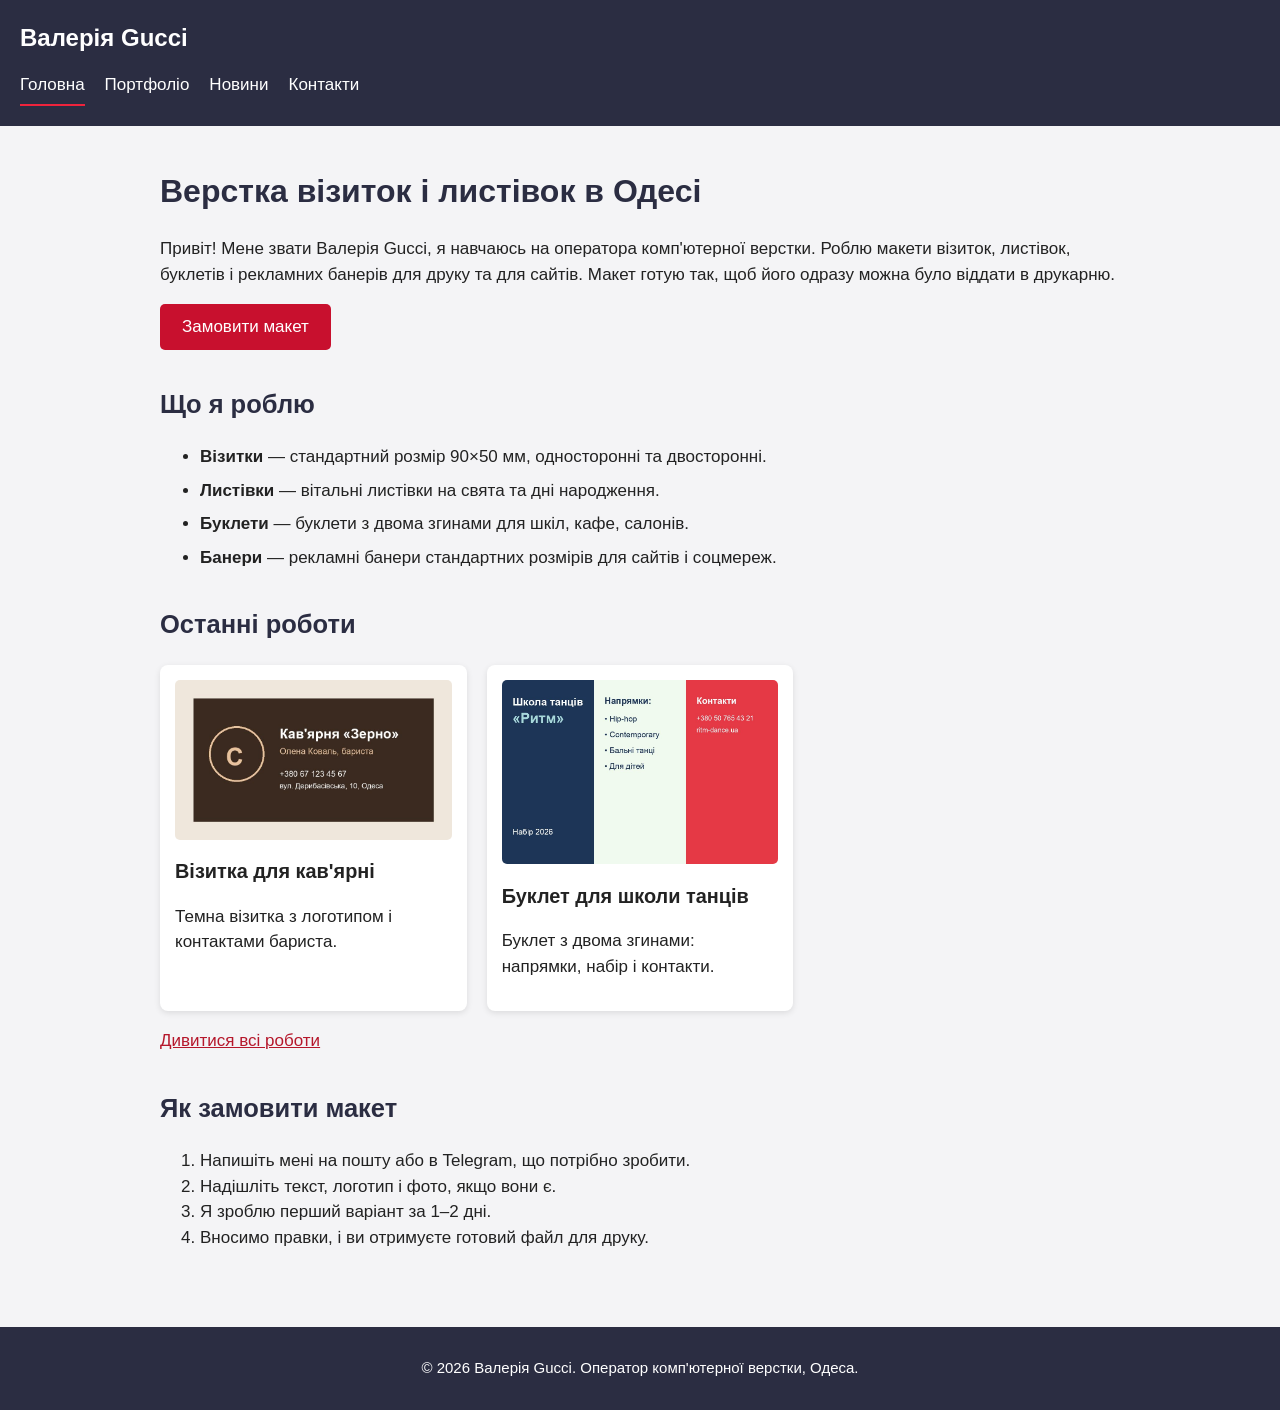
<file: index.html>
<!DOCTYPE html>
<html lang="uk">
<head>
  <meta charset="UTF-8">
  <meta name="viewport" content="width=device-width, initial-scale=1">
  <title>Верстка візиток і листівок в Одесі — Валерія Gucci</title>
  <meta name="description" content="Портфоліо оператора комп'ютерної верстки з Одеси: макети візиток, листівок, буклетів і рекламних банерів. Приклади робіт, ціни та контакти.">
  <link rel="canonical" href="https://leragucciswag2008.github.io/my-site/">
  <link rel="icon" href="favicon.png">
  <link rel="stylesheet" href="style.css">
  <meta property="og:title" content="Верстка візиток і листівок">
  <meta property="og:description" content="Портфоліо оператора комп'ютерної верстки: візитки, листівки, буклети, банери.">
  <meta property="og:image" content="https://leragucciswag2008.github.io/my-site/img/preview.jpg">
  <meta property="og:url" content="https://leragucciswag2008.github.io/my-site/">
  <meta property="og:type" content="website">
</head>
<body>
  <header>
    <a class="logo" href="index.html">Валерія Gucci</a>
    <nav>
      <ul>
        <li><a class="active" href="index.html">Головна</a></li>
        <li><a href="portfolio.html">Портфоліо</a></li>
        <li><a href="novyny.html">Новини</a></li>
        <li><a href="contacts.html">Контакти</a></li>
      </ul>
    </nav>
  </header>

  <main>
    <h1>Верстка візиток і листівок в Одесі</h1>
    <p>Привіт! Мене звати Валерія Gucci, я навчаюсь на оператора комп'ютерної верстки. Роблю макети візиток, листівок, буклетів і рекламних банерів для друку та для сайтів. Макет готую так, щоб його одразу можна було віддати в друкарню.</p>
    <p><a class="btn" href="contacts.html">Замовити макет</a></p>

    <h2>Що я роблю</h2>
    <ul class="services">
      <li><strong>Візитки</strong> — стандартний розмір 90×50 мм, односторонні та двосторонні.</li>
      <li><strong>Листівки</strong> — вітальні листівки на свята та дні народження.</li>
      <li><strong>Буклети</strong> — буклети з двома згинами для шкіл, кафе, салонів.</li>
      <li><strong>Банери</strong> — рекламні банери стандартних розмірів для сайтів і соцмереж.</li>
    </ul>

    <h2>Останні роботи</h2>
    <div class="cards">
      <div class="card">
        <img src="img/vizytka-kavyarnia.jpg" alt="Макет візитки для кав'ярні «Зерно»" width="900" height="520">
        <h3>Візитка для кав'ярні</h3>
        <p>Темна візитка з логотипом і контактами бариста.</p>
      </div>
      <div class="card">
        <img src="img/buklet-shkola-tantsiv.jpg" alt="Буклет школи танців «Ритм» з трьох частин" width="1050" height="700">
        <h3>Буклет для школи танців</h3>
        <p>Буклет з двома згинами: напрямки, набір і контакти.</p>
      </div>
    </div>
    <p><a href="portfolio.html">Дивитися всі роботи</a></p>

    <h2>Як замовити макет</h2>
    <ol>
      <li>Напишіть мені на пошту або в Telegram, що потрібно зробити.</li>
      <li>Надішліть текст, логотип і фото, якщо вони є.</li>
      <li>Я зроблю перший варіант за 1–2 дні.</li>
      <li>Вносимо правки, і ви отримуєте готовий файл для друку.</li>
    </ol>
  </main>

  <footer>
    <p>© 2026 Валерія Gucci. Оператор комп'ютерної верстки, Одеса.</p>
  </footer>
</body>
</html>
</file>
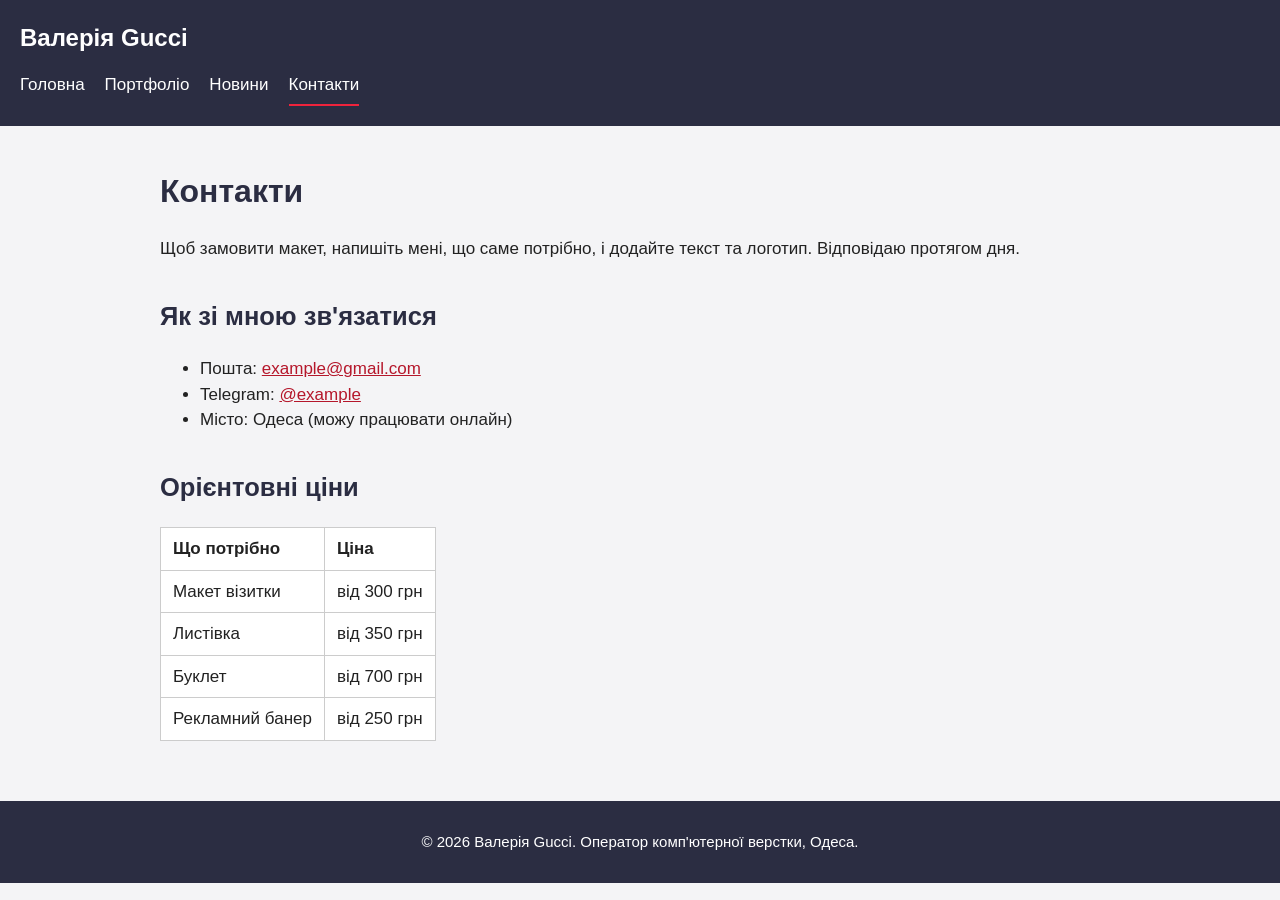
<file: contacts.html>
<!DOCTYPE html>
<html lang="uk">
<head>
  <meta charset="UTF-8">
  <meta name="viewport" content="width=device-width, initial-scale=1">
  <title>Контакти: замовити макет візитки чи банера</title>
  <meta name="description" content="Як замовити дизайн візитки, листівки або банера: пошта, Telegram і орієнтовні ціни. Відповідаю протягом дня, працюю з Одесою та онлайн.">
  <link rel="canonical" href="https://leragucciswag2008.github.io/my-site/contacts.html">
  <link rel="icon" href="favicon.png">
  <link rel="stylesheet" href="style.css">
  <meta property="og:title" content="Контакти: замовити макет візитки чи банера">
  <meta property="og:description" content="Пошта, Telegram і ціни на макети.">
  <meta property="og:image" content="https://leragucciswag2008.github.io/my-site/img/preview.jpg">
  <meta property="og:url" content="https://leragucciswag2008.github.io/my-site/contacts.html">
  <meta property="og:type" content="website">
</head>
<body>
  <header>
    <a class="logo" href="index.html">Валерія Gucci</a>
    <nav>
      <ul>
        <li><a href="index.html">Головна</a></li>
        <li><a href="portfolio.html">Портфоліо</a></li>
        <li><a href="novyny.html">Новини</a></li>
        <li><a class="active" href="contacts.html">Контакти</a></li>
      </ul>
    </nav>
  </header>

  <main>
    <h1>Контакти</h1>
    <p>Щоб замовити макет, напишіть мені, що саме потрібно, і додайте текст та логотип. Відповідаю протягом дня.</p>

    <h2>Як зі мною зв'язатися</h2>
    <ul>
      <li>Пошта: <a href="mailto:example@gmail.com">example@gmail.com</a></li>
      <li>Telegram: <a href="https://t.me/example">@example</a></li>
      <li>Місто: Одеса (можу працювати онлайн)</li>
    </ul>

    <h2>Орієнтовні ціни</h2>
    <table>
      <tr>
        <th>Що потрібно</th>
        <th>Ціна</th>
      </tr>
      <tr>
        <td>Макет візитки</td>
        <td>від 300 грн</td>
      </tr>
      <tr>
        <td>Листівка</td>
        <td>від 350 грн</td>
      </tr>
      <tr>
        <td>Буклет</td>
        <td>від 700 грн</td>
      </tr>
      <tr>
        <td>Рекламний банер</td>
        <td>від 250 грн</td>
      </tr>
    </table>
  </main>

  <footer>
    <p>© 2026 Валерія Gucci. Оператор комп'ютерної верстки, Одеса.</p>
  </footer>
</body>
</html>
</file>
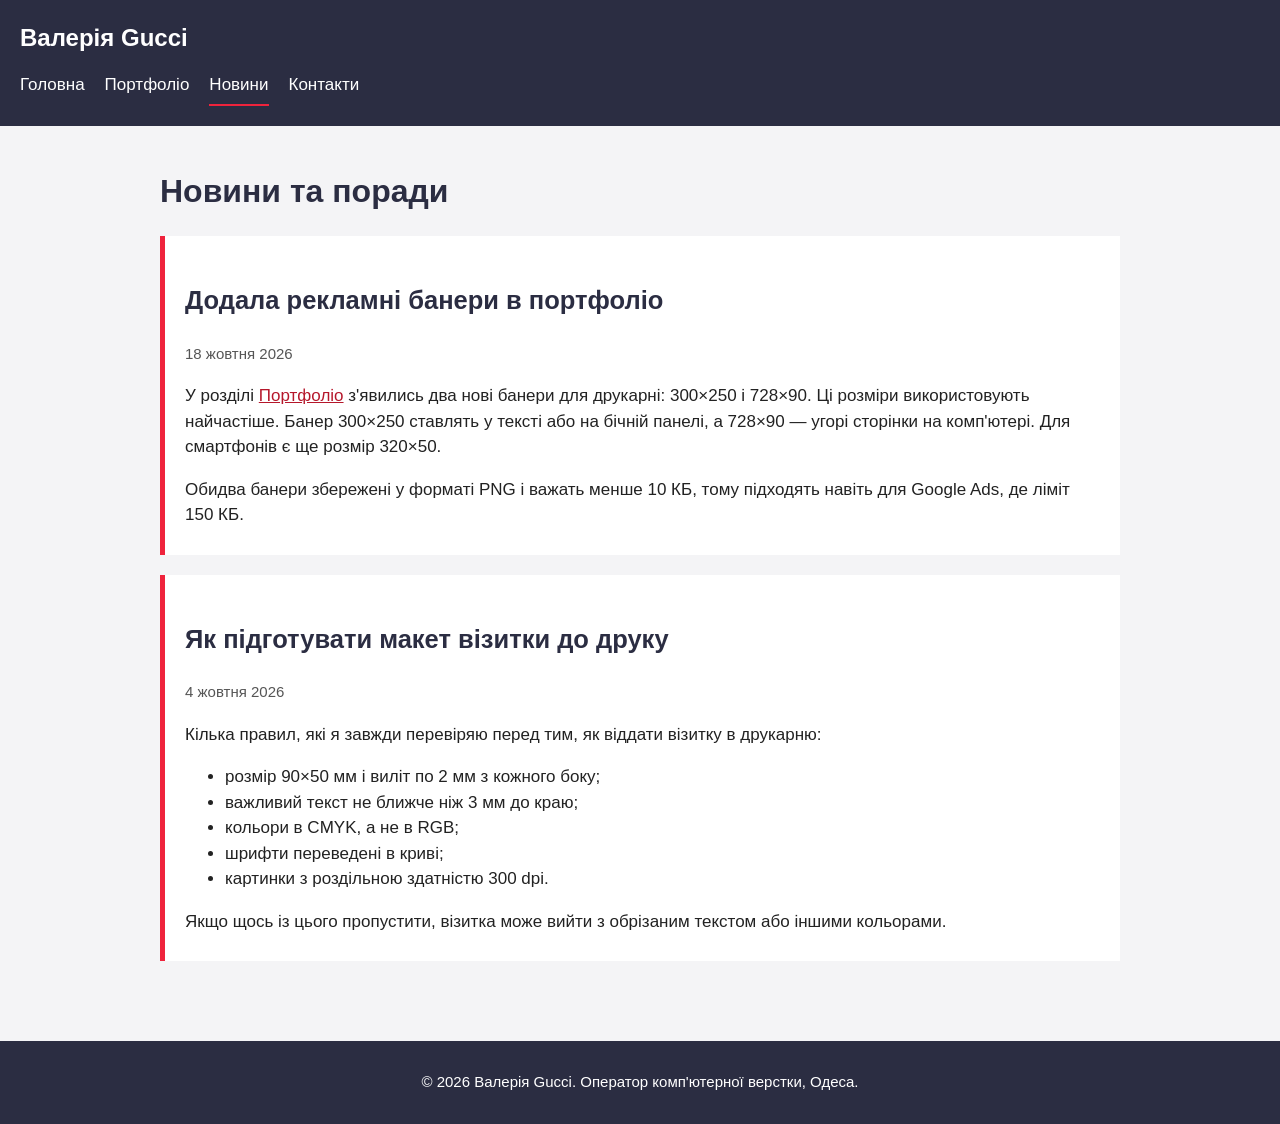
<file: novyny.html>
<!DOCTYPE html>
<html lang="uk">
<head>
  <meta charset="UTF-8">
  <meta name="viewport" content="width=device-width, initial-scale=1">
  <title>Новини та поради з верстки — Валерія Gucci</title>
  <meta name="description" content="Новини сайту та корисні поради: як підготувати макет візитки до друку, які розміри рекламних банерів найпопулярніші і що треба знати замовнику.">
  <link rel="canonical" href="https://leragucciswag2008.github.io/my-site/novyny.html">
  <link rel="icon" href="favicon.png">
  <link rel="stylesheet" href="style.css">
  <meta property="og:title" content="Новини та поради з верстки">
  <meta property="og:description" content="Як підготувати макет до друку і які бувають розміри банерів.">
  <meta property="og:image" content="https://leragucciswag2008.github.io/my-site/img/preview.jpg">
  <meta property="og:url" content="https://leragucciswag2008.github.io/my-site/novyny.html">
  <meta property="og:type" content="website">
</head>
<body>
  <header>
    <a class="logo" href="index.html">Валерія Gucci</a>
    <nav>
      <ul>
        <li><a href="index.html">Головна</a></li>
        <li><a href="portfolio.html">Портфоліо</a></li>
        <li><a class="active" href="novyny.html">Новини</a></li>
        <li><a href="contacts.html">Контакти</a></li>
      </ul>
    </nav>
  </header>

  <main>
    <h1>Новини та поради</h1>

    <article class="news-item">
      <h2>Додала рекламні банери в портфоліо</h2>
      <p><time datetime="2026-10-18">18 жовтня 2026</time></p>
      <p>У розділі <a href="portfolio.html">Портфоліо</a> з'явились два нові банери для друкарні: 300×250 і 728×90. Ці розміри використовують найчастіше. Банер 300×250 ставлять у тексті або на бічній панелі, а 728×90 — угорі сторінки на комп'ютері. Для смартфонів є ще розмір 320×50.</p>
      <p>Обидва банери збережені у форматі PNG і важать менше 10 КБ, тому підходять навіть для Google Ads, де ліміт 150 КБ.</p>
    </article>

    <article class="news-item">
      <h2>Як підготувати макет візитки до друку</h2>
      <p><time datetime="2026-10-04">4 жовтня 2026</time></p>
      <p>Кілька правил, які я завжди перевіряю перед тим, як віддати візитку в друкарню:</p>
      <ul>
        <li>розмір 90×50 мм і виліт по 2 мм з кожного боку;</li>
        <li>важливий текст не ближче ніж 3 мм до краю;</li>
        <li>кольори в CMYK, а не в RGB;</li>
        <li>шрифти переведені в криві;</li>
        <li>картинки з роздільною здатністю 300 dpi.</li>
      </ul>
      <p>Якщо щось із цього пропустити, візитка може вийти з обрізаним текстом або іншими кольорами.</p>
    </article>
  </main>

  <footer>
    <p>© 2026 Валерія Gucci. Оператор комп'ютерної верстки, Одеса.</p>
  </footer>
</body>
</html>
</file>
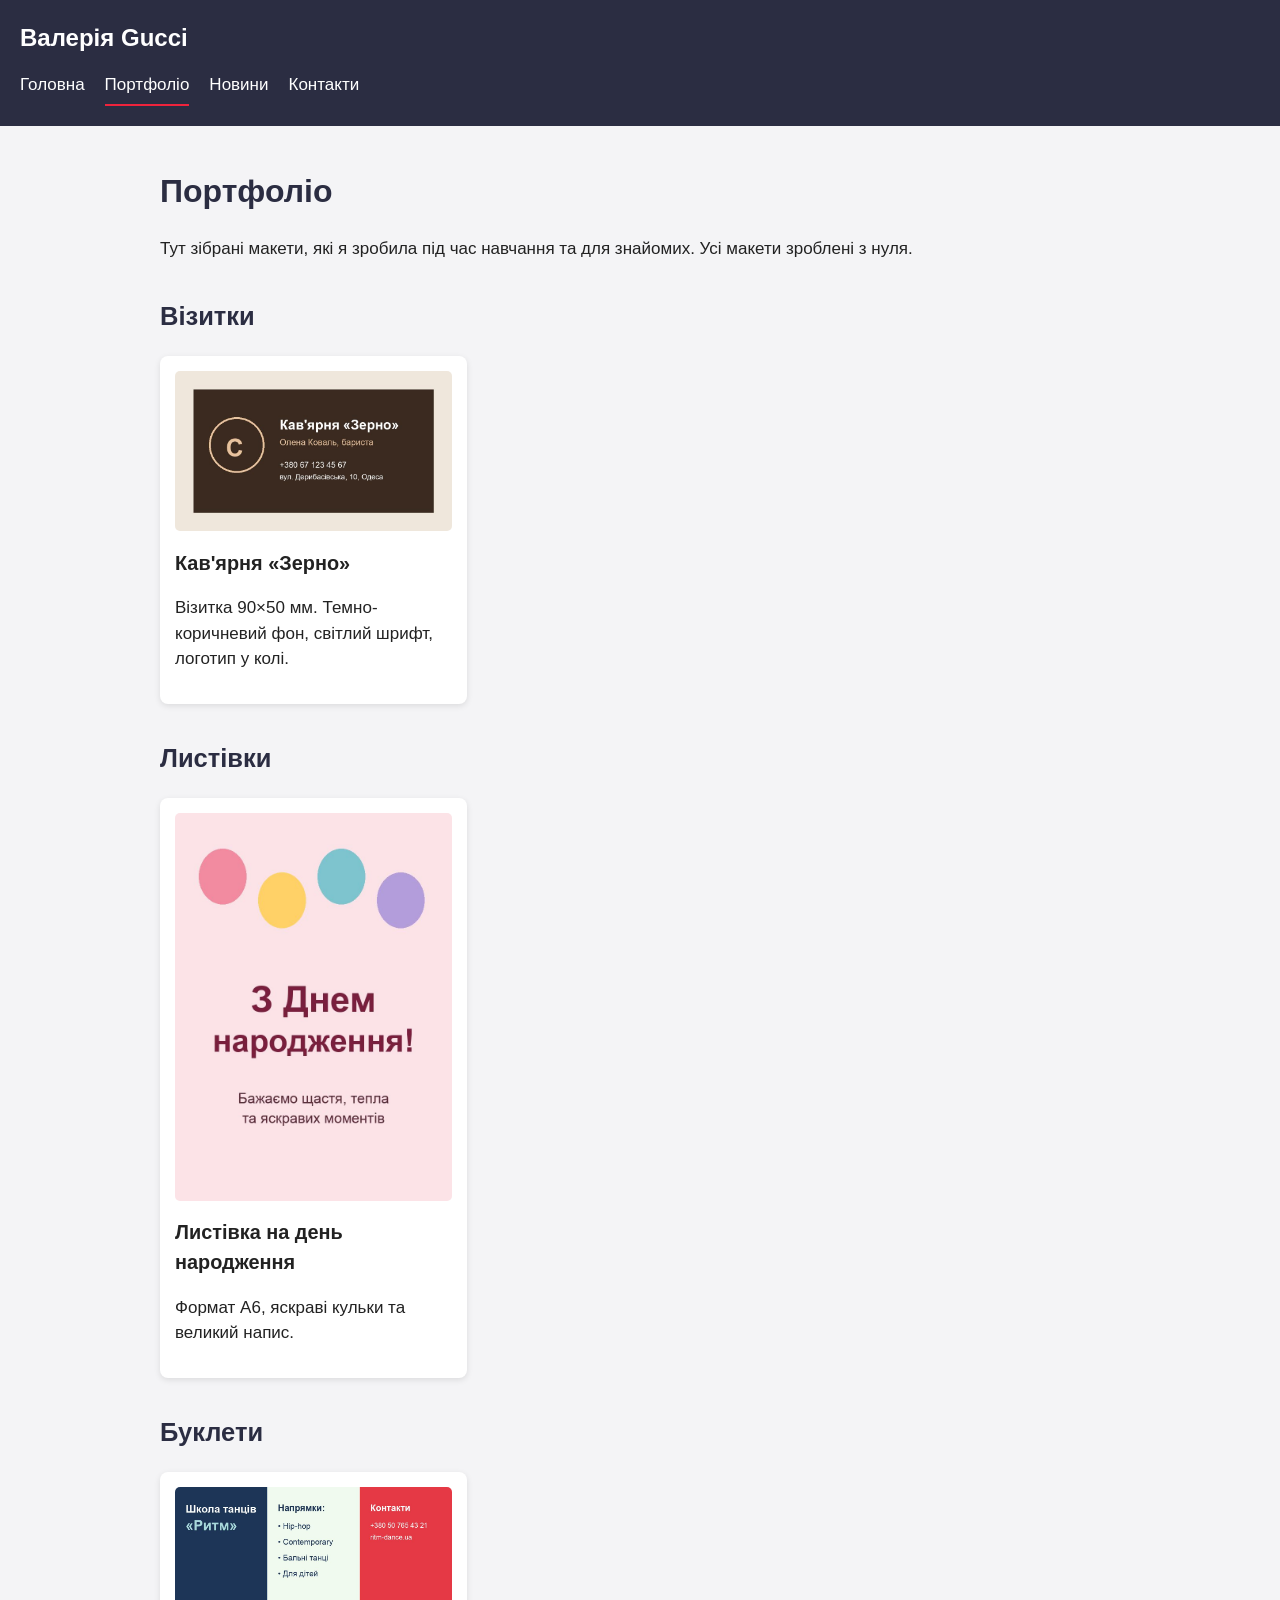
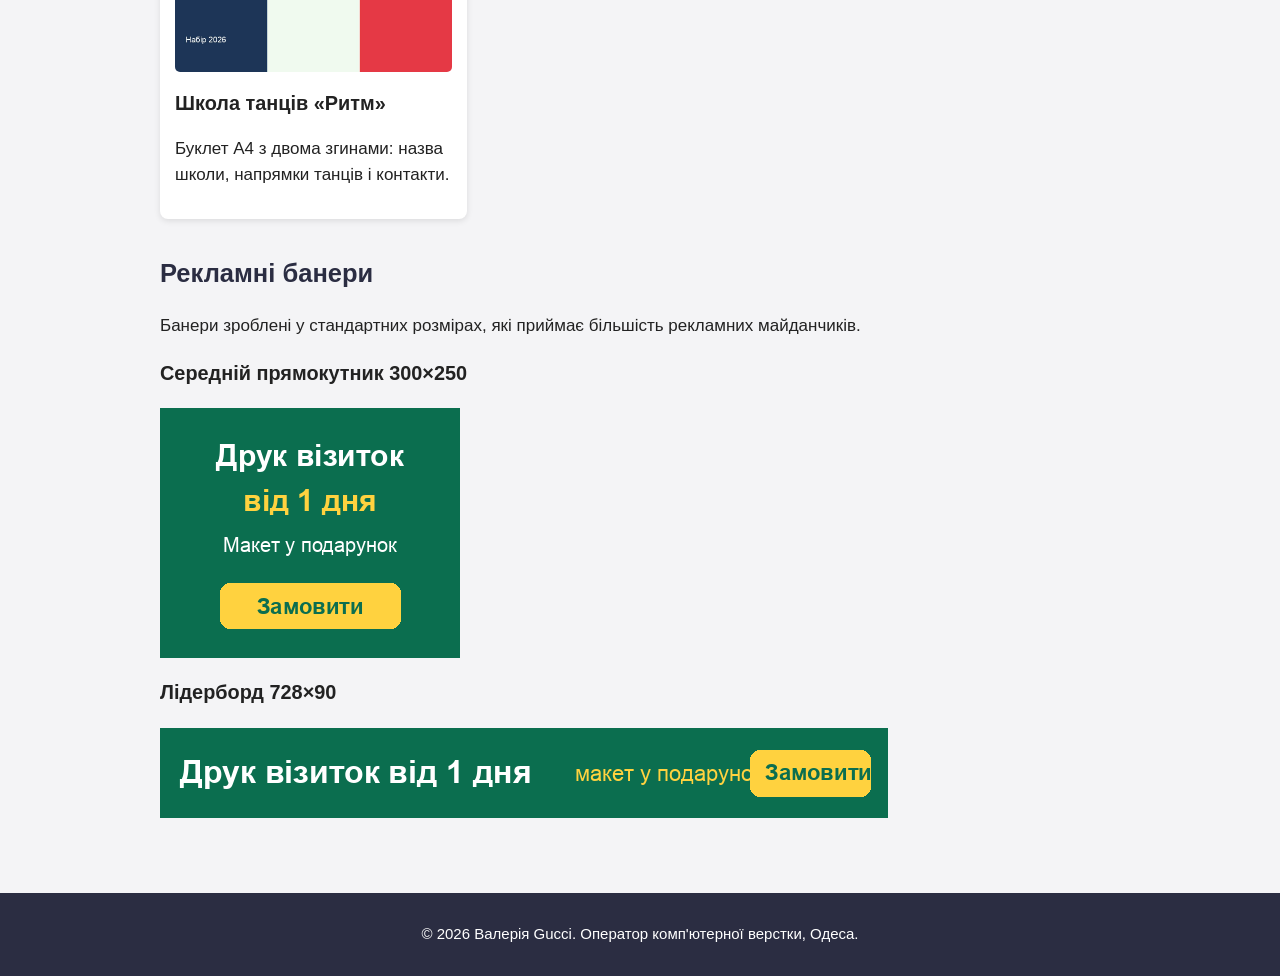
<file: portfolio.html>
<!DOCTYPE html>
<html lang="uk">
<head>
  <meta charset="UTF-8">
  <meta name="viewport" content="width=device-width, initial-scale=1">
  <title>Портфоліо: макети візиток, листівок і буклетів</title>
  <meta name="description" content="Приклади моїх робіт з комп'ютерної верстки: макет візитки для кав'ярні, листівка на день народження, буклет для школи танців і рекламні банери.">
  <link rel="canonical" href="https://leragucciswag2008.github.io/my-site/portfolio.html">
  <link rel="icon" href="favicon.png">
  <link rel="stylesheet" href="style.css">
  <meta property="og:title" content="Портфоліо: макети візиток, листівок і буклетів">
  <meta property="og:description" content="Приклади робіт оператора комп'ютерної верстки.">
  <meta property="og:image" content="https://leragucciswag2008.github.io/my-site/img/preview.jpg">
  <meta property="og:url" content="https://leragucciswag2008.github.io/my-site/portfolio.html">
  <meta property="og:type" content="website">
</head>
<body>
  <header>
    <a class="logo" href="index.html">Валерія Gucci</a>
    <nav>
      <ul>
        <li><a href="index.html">Головна</a></li>
        <li><a class="active" href="portfolio.html">Портфоліо</a></li>
        <li><a href="novyny.html">Новини</a></li>
        <li><a href="contacts.html">Контакти</a></li>
      </ul>
    </nav>
  </header>

  <main>
    <h1>Портфоліо</h1>
    <p>Тут зібрані макети, які я зробила під час навчання та для знайомих. Усі макети зроблені з нуля.</p>

    <h2>Візитки</h2>
    <div class="cards">
      <div class="card">
        <img src="img/vizytka-kavyarnia.jpg" alt="Макет візитки для кав'ярні «Зерно» в Одесі" width="900" height="520" loading="lazy">
        <h3>Кав'ярня «Зерно»</h3>
        <p>Візитка 90×50 мм. Темно-коричневий фон, світлий шрифт, логотип у колі.</p>
      </div>
    </div>

    <h2>Листівки</h2>
    <div class="cards">
      <div class="card">
        <img src="img/lystivka-den-narodzhennia.jpg" alt="Вітальна листівка «З Днем народження» з кольоровими кульками" width="700" height="980" loading="lazy">
        <h3>Листівка на день народження</h3>
        <p>Формат А6, яскраві кульки та великий напис.</p>
      </div>
    </div>

    <h2>Буклети</h2>
    <div class="cards">
      <div class="card">
        <img src="img/buklet-shkola-tantsiv.jpg" alt="Розворот буклета школи танців «Ритм»" width="1050" height="700" loading="lazy">
        <h3>Школа танців «Ритм»</h3>
        <p>Буклет А4 з двома згинами: назва школи, напрямки танців і контакти.</p>
      </div>
    </div>

    <h2>Рекламні банери</h2>
    <p>Банери зроблені у стандартних розмірах, які приймає більшість рекламних майданчиків.</p>
    <div class="banners">
      <h3>Середній прямокутник 300×250</h3>
      <img src="img/baner-300x250.png" alt="Банер 300 на 250: друк візиток від 1 дня, кнопка Замовити" width="300" height="250" loading="lazy">
      <h3>Лідерборд 728×90</h3>
      <img src="img/baner-728x90.png" alt="Банер 728 на 90: друк візиток від 1 дня, макет у подарунок" width="728" height="90" loading="lazy">
    </div>
  </main>

  <footer>
    <p>© 2026 Валерія Gucci. Оператор комп'ютерної верстки, Одеса.</p>
  </footer>
</body>
</html>
</file>
<file: style.css>
* {
  box-sizing: border-box;
}

body {
  margin: 0;
  font-family: Arial, Helvetica, sans-serif;
  font-size: 17px;
  line-height: 1.5;
  color: #222;
  background: #f4f4f6;
}

header {
  background: #2b2d42;
  color: #fff;
  padding: 20px;
}

header .logo {
  font-size: 24px;
  font-weight: bold;
  color: #fff;
  text-decoration: none;
}

nav ul {
  list-style: none;
  margin: 10px 0 0;
  padding: 0;
  display: flex;
  flex-wrap: wrap;
  gap: 8px 20px;
}

nav a {
  color: #fff;
  text-decoration: none;
  display: inline-block;
  padding: 6px 0;
}

nav a:hover,
nav a.active {
  border-bottom: 2px solid #ef233c;
}

main {
  max-width: 1000px;
  margin: 0 auto;
  padding: 20px;
}

h1 {
  color: #2b2d42;
  font-size: 32px;
}

h2 {
  color: #2b2d42;
  margin-top: 35px;
}

a {
  color: #b5172b;
}

.btn {
  display: inline-block;
  background: #c8102e;
  color: #fff;
  padding: 10px 22px;
  border-radius: 5px;
  text-decoration: none;
}

.btn:hover {
  background: #9e0c22;
}

.cards {
  display: grid;
  grid-template-columns: repeat(auto-fill, minmax(280px, 1fr));
  gap: 20px;
}

.card {
  background: #fff;
  border-radius: 8px;
  padding: 15px;
  box-shadow: 0 2px 6px rgba(0, 0, 0, 0.1);
}

.card img {
  width: 100%;
  height: auto;
  border-radius: 5px;
}

.card h3 {
  margin: 10px 0 5px;
}

.services li {
  margin-bottom: 8px;
}

.banners img {
  max-width: 100%;
  height: auto;
  display: block;
  margin-bottom: 15px;
}

.news-item {
  background: #fff;
  border-left: 5px solid #ef233c;
  padding: 10px 20px;
  margin-bottom: 20px;
}

.news-item time {
  color: #555;
  font-size: 15px;
}

table {
  border-collapse: collapse;
  background: #fff;
}

td,
th {
  border: 1px solid #ccc;
  padding: 8px 12px;
  text-align: left;
}

footer {
  background: #2b2d42;
  color: #fff;
  text-align: center;
  padding: 15px;
  margin-top: 40px;
  font-size: 15px;
}

@media (max-width: 600px) {
  h1 {
    font-size: 26px;
  }

  body {
    font-size: 16px;
  }
}
</file>
